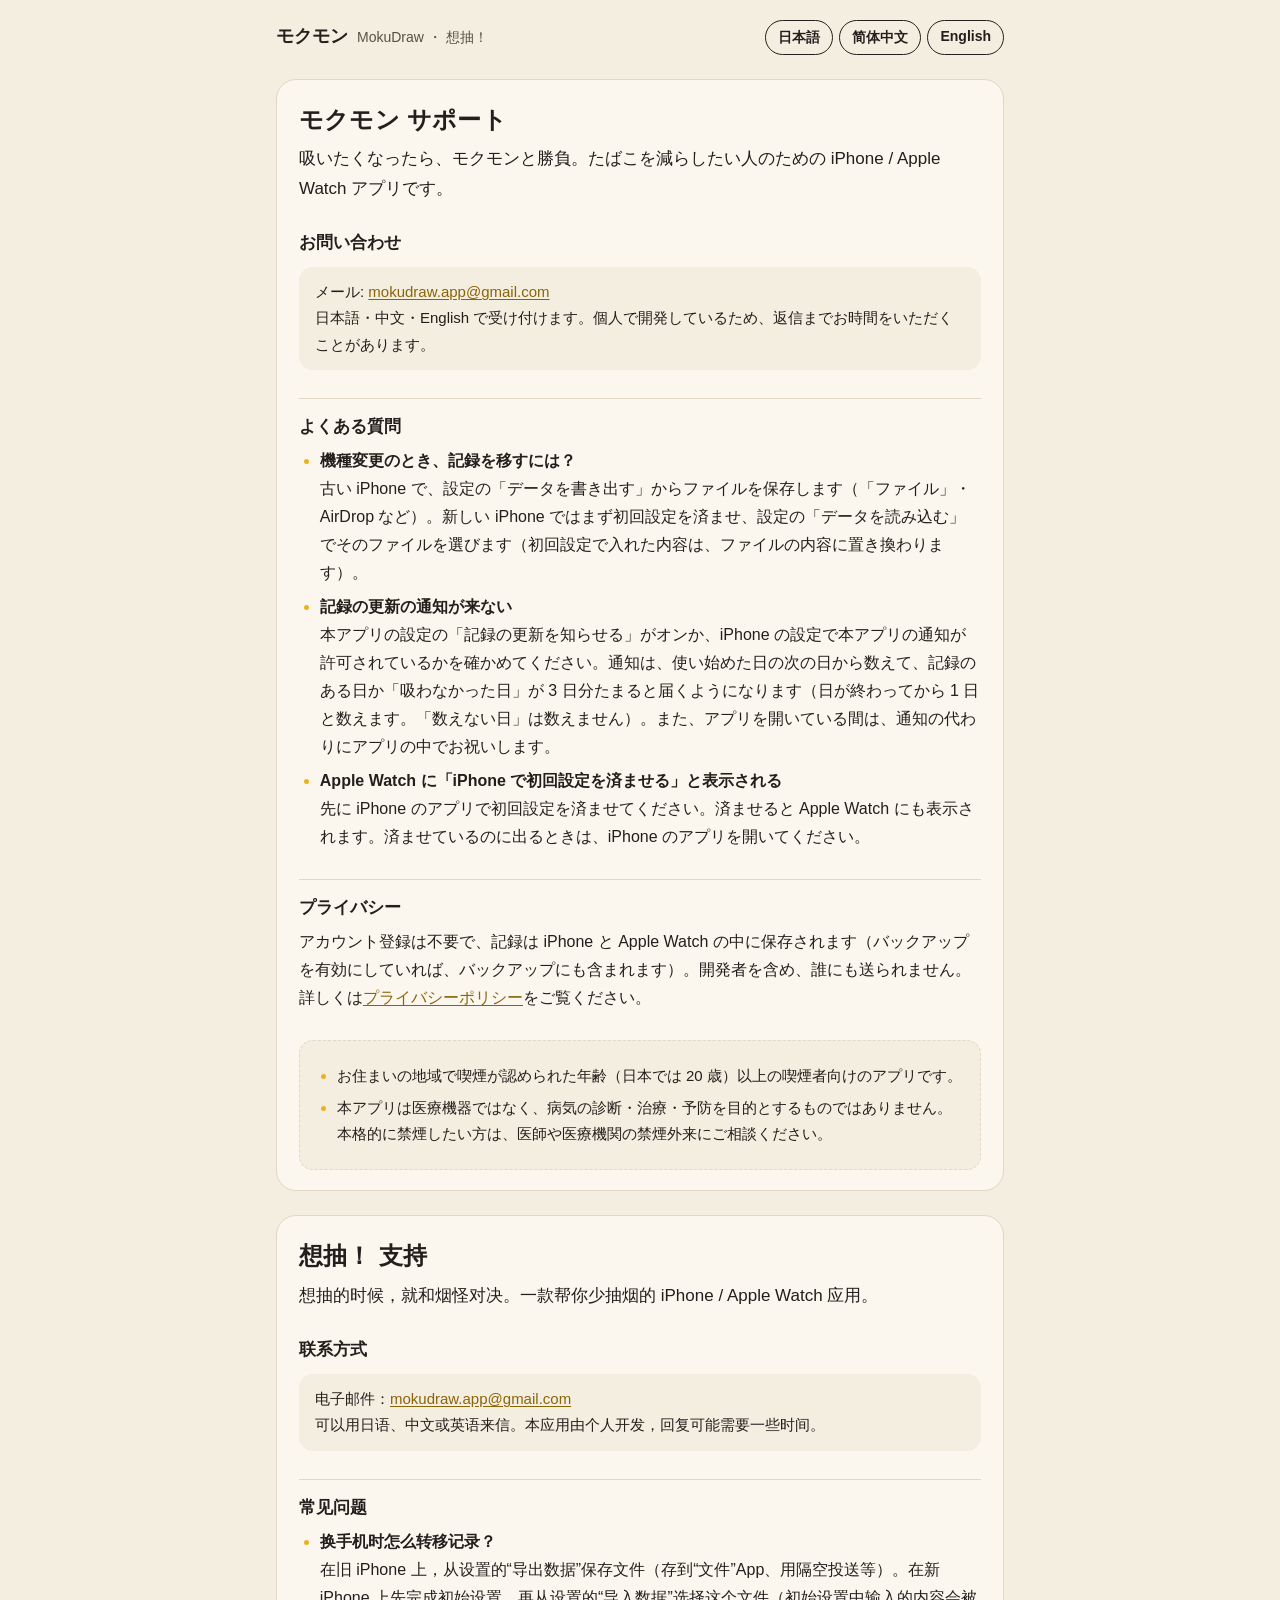
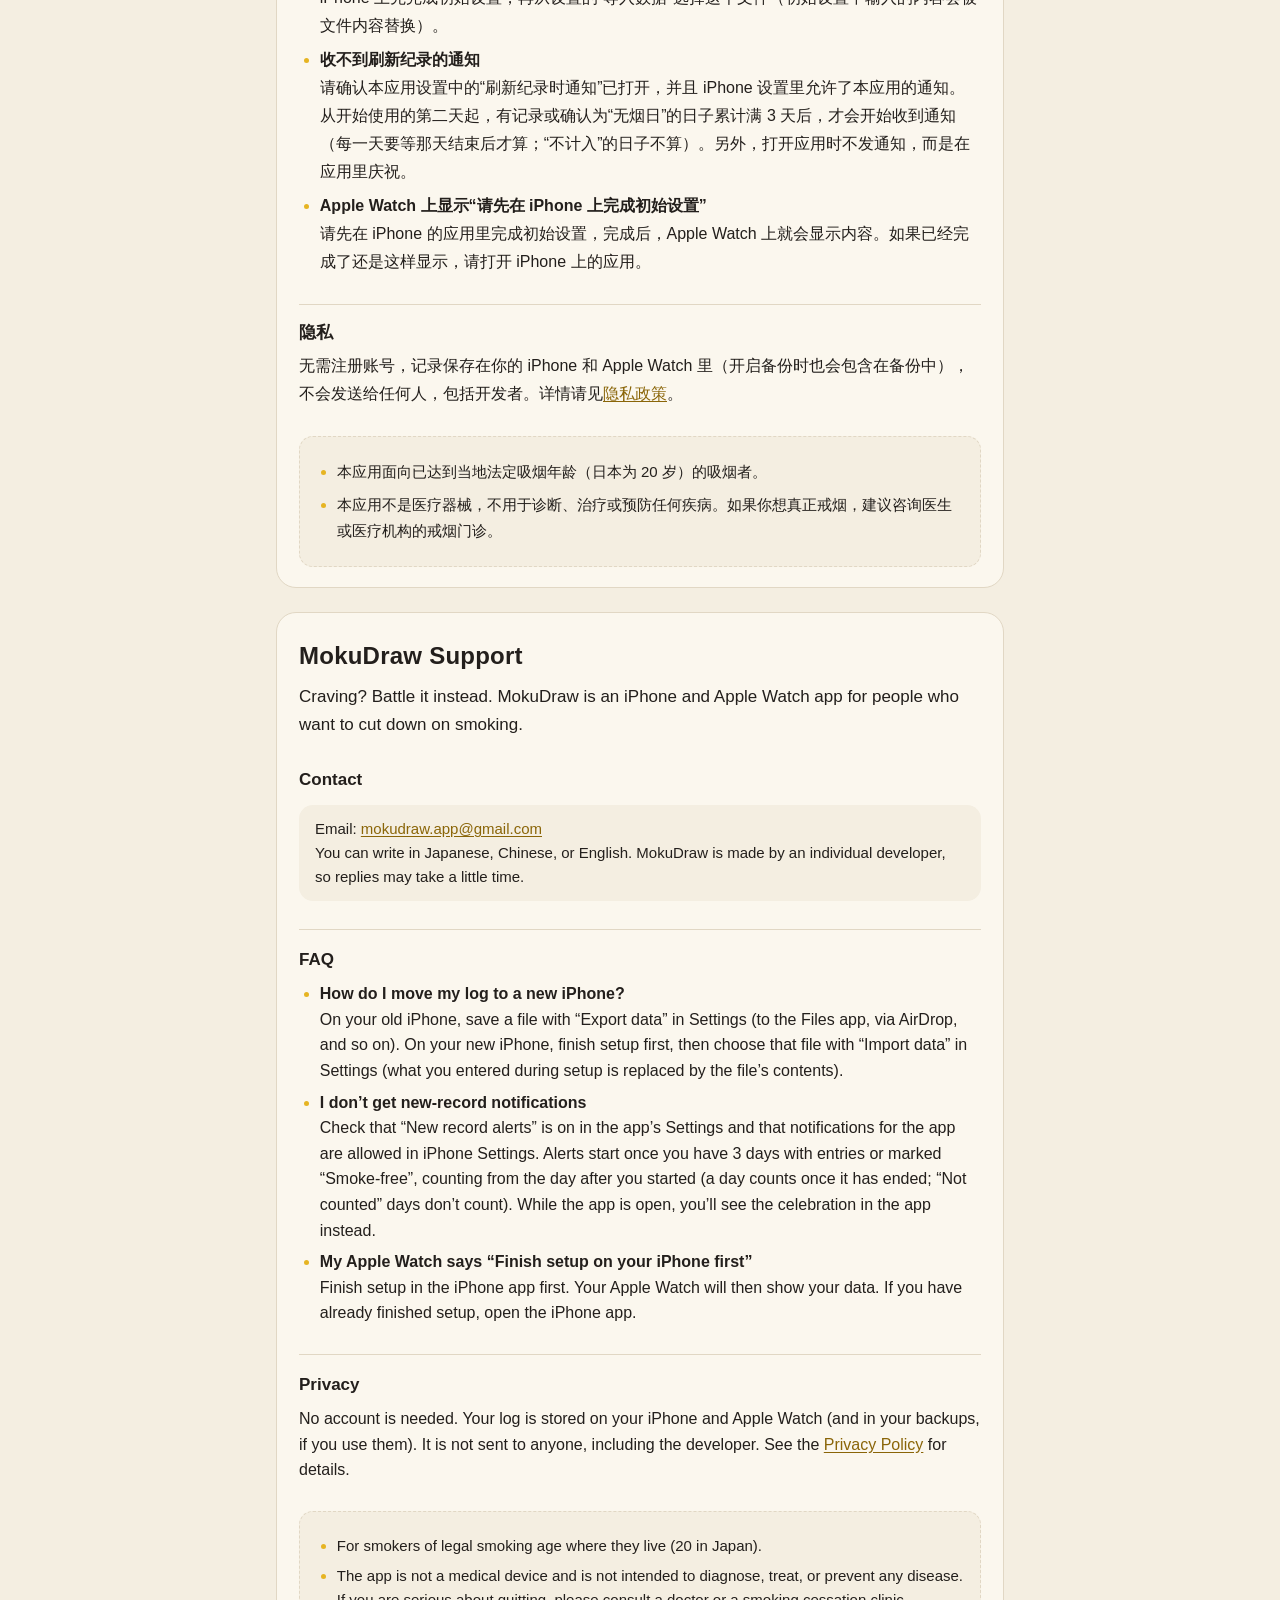
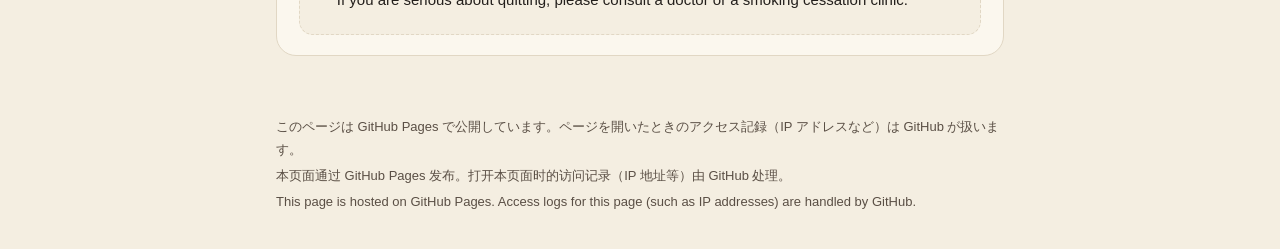
<file: mokudraw/index.html>
<!doctype html>
<html lang="ja">
<head>
<meta charset="utf-8">
<meta name="viewport" content="width=device-width, initial-scale=1">
<meta name="color-scheme" content="light dark">
<title>Support｜モクモン（MokuDraw）</title>
<meta name="description" content="モクモン（MokuDraw・想抽！）のサポート / 支持 / Support">
<link rel="stylesheet" href="style.css">
</head>
<body>
<header class="top">
  <p class="brand"><a href="./">モクモン <span>MokuDraw ・ 想抽！</span></a></p>
  <nav class="langs" aria-label="Language">
    <a href="#ja" lang="ja">日本語</a>
    <a href="#zh" lang="zh-Hans">简体中文</a>
    <a href="#en" lang="en">English</a>
  </nav>
</header>

<main>

<section id="ja" lang="ja">
<h1>モクモン サポート</h1>
<p class="lead">吸いたくなったら、モクモンと勝負。たばこを減らしたい人のための iPhone / Apple Watch アプリです。</p>

<h2>お問い合わせ</h2>
<div class="contact">メール: <a href="mailto:mokudraw.app@gmail.com">mokudraw.app@gmail.com</a><br>日本語・中文・English で受け付けます。個人で開発しているため、返信までお時間をいただくことがあります。</div>

<h2>よくある質問</h2>
<ul>
  <li><strong>機種変更のとき、記録を移すには？</strong><br>古い iPhone で、設定の「データを書き出す」からファイルを保存します（「ファイル」・AirDrop など）。新しい iPhone ではまず初回設定を済ませ、設定の「データを読み込む」でそのファイルを選びます（初回設定で入れた内容は、ファイルの内容に置き換わります）。</li>
  <li><strong>記録の更新の通知が来ない</strong><br>本アプリの設定の「記録の更新を知らせる」がオンか、iPhone の設定で本アプリの通知が許可されているかを確かめてください。通知は、使い始めた日の次の日から数えて、記録のある日か「吸わなかった日」が 3 日分たまると届くようになります（日が終わってから 1 日と数えます。「数えない日」は数えません）。また、アプリを開いている間は、通知の代わりにアプリの中でお祝いします。</li>
  <li><strong>Apple Watch に「iPhone で初回設定を済ませる」と表示される</strong><br>先に iPhone のアプリで初回設定を済ませてください。済ませると Apple Watch にも表示されます。済ませているのに出るときは、iPhone のアプリを開いてください。</li>
</ul>

<h2>プライバシー</h2>
<p>アカウント登録は不要で、記録は iPhone と Apple Watch の中に保存されます（バックアップを有効にしていれば、バックアップにも含まれます）。開発者を含め、誰にも送られません。詳しくは<a href="privacy.html#ja">プライバシーポリシー</a>をご覧ください。</p>

<aside class="note">
<ul>
  <li>お住まいの地域で喫煙が認められた年齢（日本では 20 歳）以上の喫煙者向けのアプリです。</li>
  <li>本アプリは医療機器ではなく、病気の診断・治療・予防を目的とするものではありません。本格的に禁煙したい方は、医師や医療機関の禁煙外来にご相談ください。</li>
</ul>
</aside>
</section>

<section id="zh" lang="zh-Hans">
<h1>想抽！ 支持</h1>
<p class="lead">想抽的时候，就和烟怪对决。一款帮你少抽烟的 iPhone / Apple Watch 应用。</p>

<h2>联系方式</h2>
<div class="contact">电子邮件：<a href="mailto:mokudraw.app@gmail.com">mokudraw.app@gmail.com</a><br>可以用日语、中文或英语来信。本应用由个人开发，回复可能需要一些时间。</div>

<h2>常见问题</h2>
<ul>
  <li><strong>换手机时怎么转移记录？</strong><br>在旧 iPhone 上，从设置的“导出数据”保存文件（存到“文件”App、用隔空投送等）。在新 iPhone 上先完成初始设置，再从设置的“导入数据”选择这个文件（初始设置中输入的内容会被文件内容替换）。</li>
  <li><strong>收不到刷新纪录的通知</strong><br>请确认本应用设置中的“刷新纪录时通知”已打开，并且 iPhone 设置里允许了本应用的通知。从开始使用的第二天起，有记录或确认为“无烟日”的日子累计满 3 天后，才会开始收到通知（每一天要等那天结束后才算；“不计入”的日子不算）。另外，打开应用时不发通知，而是在应用里庆祝。</li>
  <li><strong>Apple Watch 上显示“请先在 iPhone 上完成初始设置”</strong><br>请先在 iPhone 的应用里完成初始设置，完成后，Apple Watch 上就会显示内容。如果已经完成了还是这样显示，请打开 iPhone 上的应用。</li>
</ul>

<h2>隐私</h2>
<p>无需注册账号，记录保存在你的 iPhone 和 Apple Watch 里（开启备份时也会包含在备份中），不会发送给任何人，包括开发者。详情请见<a href="privacy.html#zh">隐私政策</a>。</p>

<aside class="note">
<ul>
  <li>本应用面向已达到当地法定吸烟年龄（日本为 20 岁）的吸烟者。</li>
  <li>本应用不是医疗器械，不用于诊断、治疗或预防任何疾病。如果你想真正戒烟，建议咨询医生或医疗机构的戒烟门诊。</li>
</ul>
</aside>
</section>

<section id="en" lang="en">
<h1>MokuDraw Support</h1>
<p class="lead">Craving? Battle it instead. MokuDraw is an iPhone and Apple Watch app for people who want to cut down on smoking.</p>

<h2>Contact</h2>
<div class="contact">Email: <a href="mailto:mokudraw.app@gmail.com">mokudraw.app@gmail.com</a><br>You can write in Japanese, Chinese, or English. MokuDraw is made by an individual developer, so replies may take a little time.</div>

<h2>FAQ</h2>
<ul>
  <li><strong>How do I move my log to a new iPhone?</strong><br>On your old iPhone, save a file with “Export data” in Settings (to the Files app, via AirDrop, and so on). On your new iPhone, finish setup first, then choose that file with “Import data” in Settings (what you entered during setup is replaced by the file’s contents).</li>
  <li><strong>I don’t get new-record notifications</strong><br>Check that “New record alerts” is on in the app’s Settings and that notifications for the app are allowed in iPhone Settings. Alerts start once you have 3 days with entries or marked “Smoke-free”, counting from the day after you started (a day counts once it has ended; “Not counted” days don’t count). While the app is open, you’ll see the celebration in the app instead.</li>
  <li><strong>My Apple Watch says “Finish setup on your iPhone first”</strong><br>Finish setup in the iPhone app first. Your Apple Watch will then show your data. If you have already finished setup, open the iPhone app.</li>
</ul>

<h2>Privacy</h2>
<p>No account is needed. Your log is stored on your iPhone and Apple Watch (and in your backups, if you use them). It is not sent to anyone, including the developer. See the <a href="privacy.html#en">Privacy Policy</a> for details.</p>

<aside class="note">
<ul>
  <li>For smokers of legal smoking age where they live (20 in Japan).</li>
  <li>The app is not a medical device and is not intended to diagnose, treat, or prevent any disease. If you are serious about quitting, please consult a doctor or a smoking cessation clinic.</li>
</ul>
</aside>
</section>

</main>

<footer class="foot">
  <p lang="ja">このページは GitHub Pages で公開しています。ページを開いたときのアクセス記録（IP アドレスなど）は GitHub が扱います。</p>
  <p lang="zh-Hans">本页面通过 GitHub Pages 发布。打开本页面时的访问记录（IP 地址等）由 GitHub 处理。</p>
  <p lang="en">This page is hosted on GitHub Pages. Access logs for this page (such as IP addresses) are handled by GitHub.</p>
</footer>
</body>
</html>
</file>
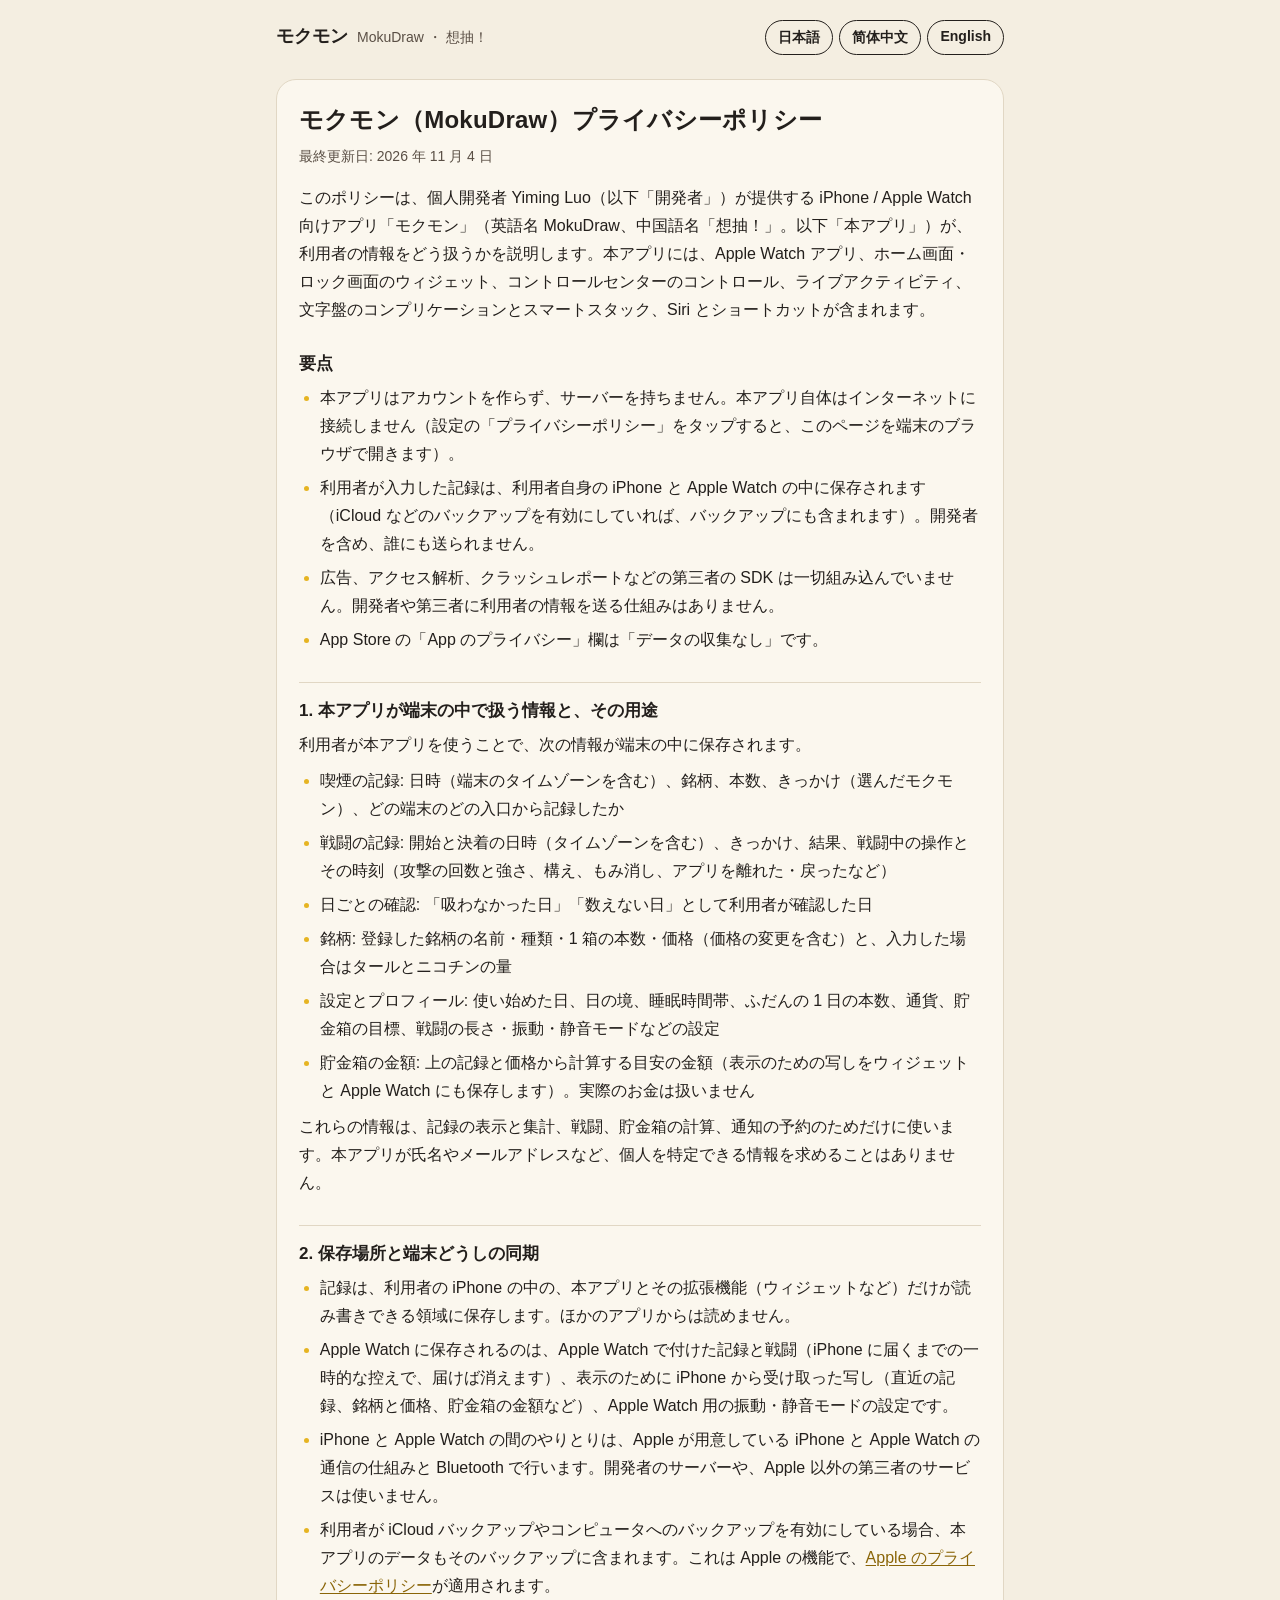
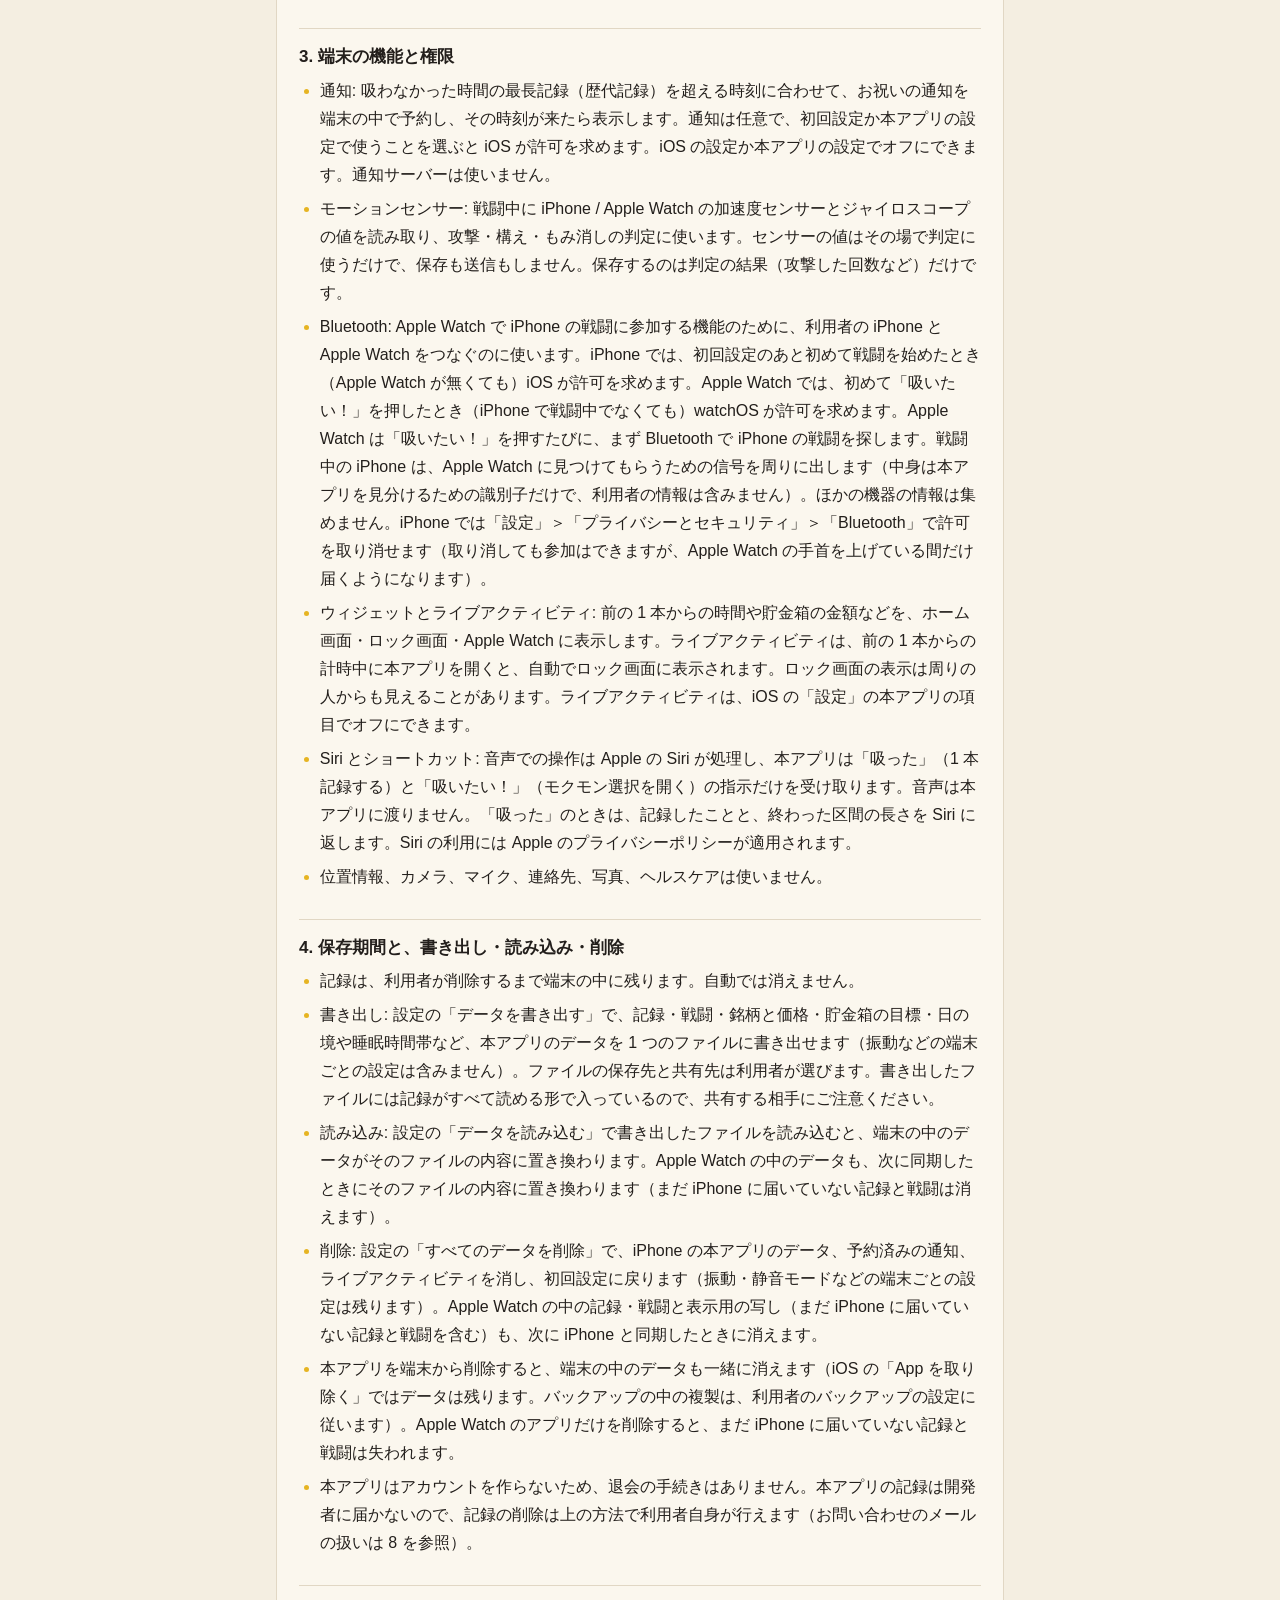
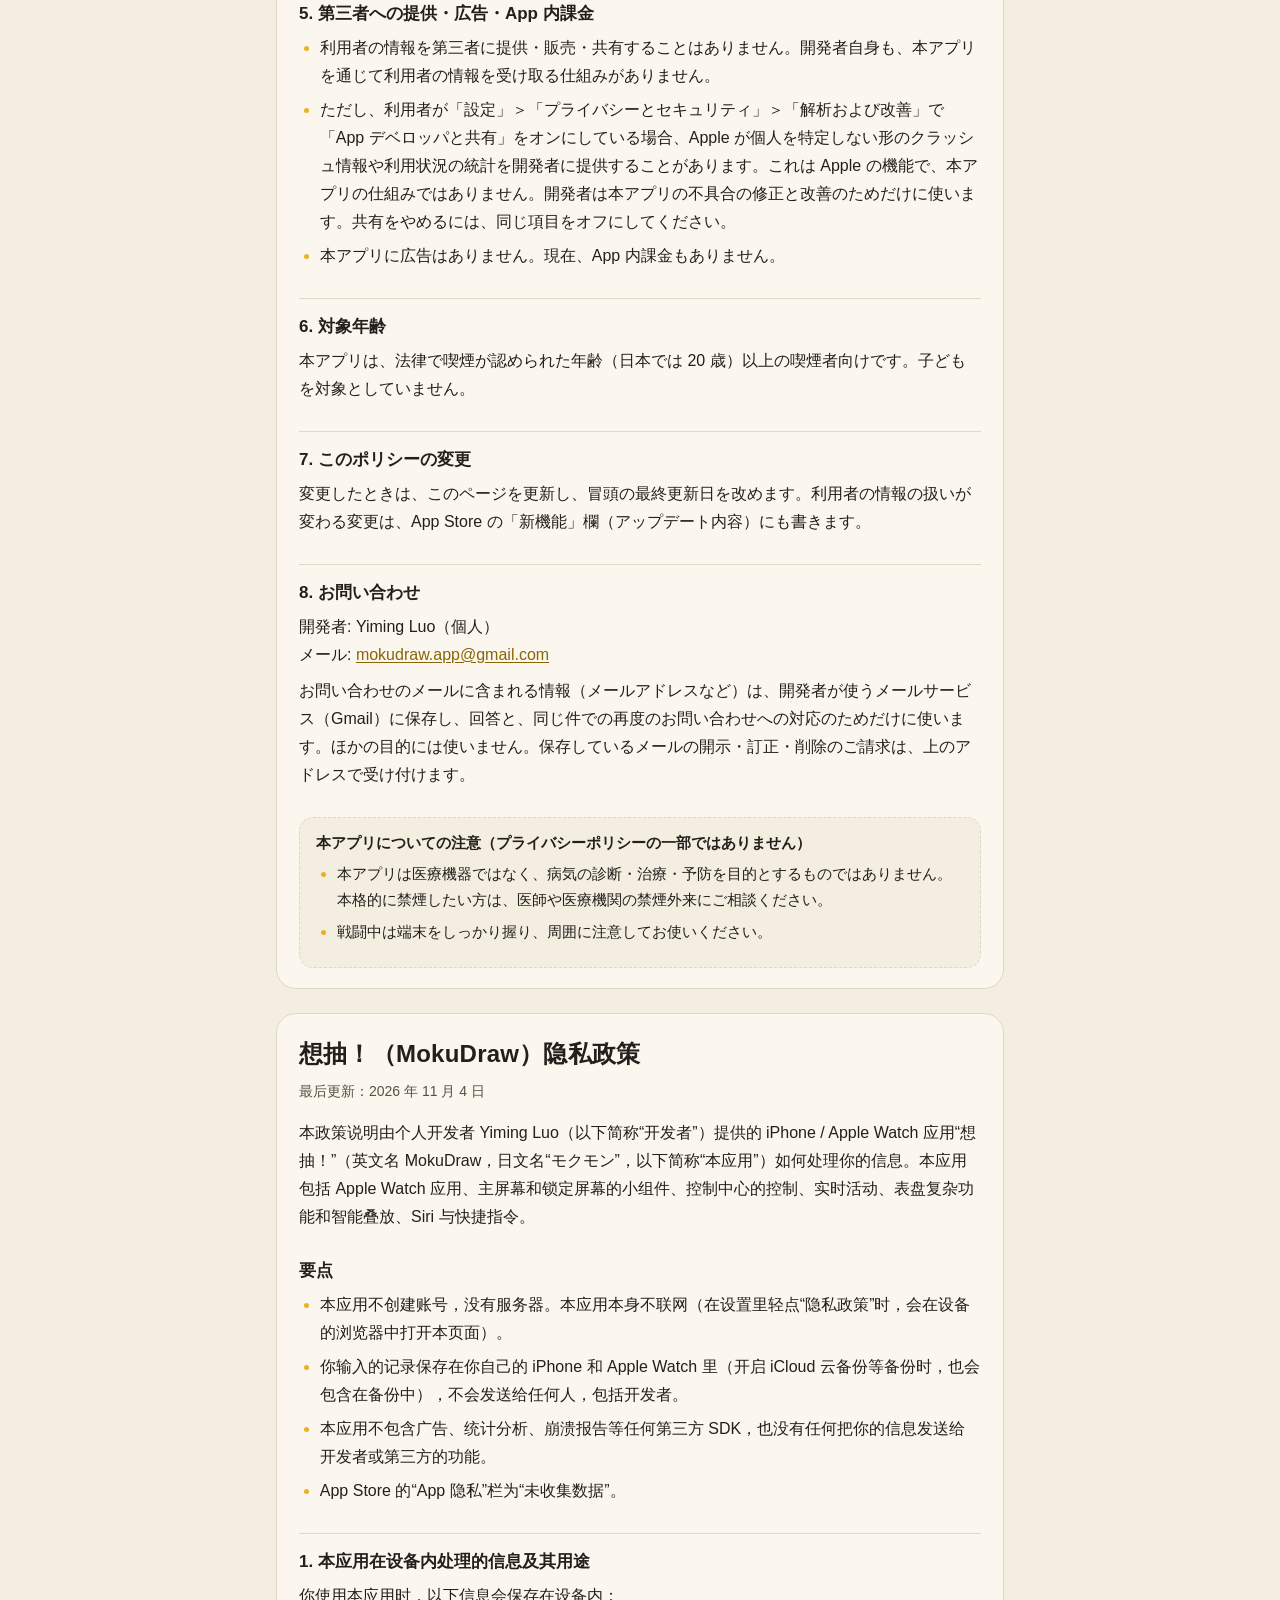
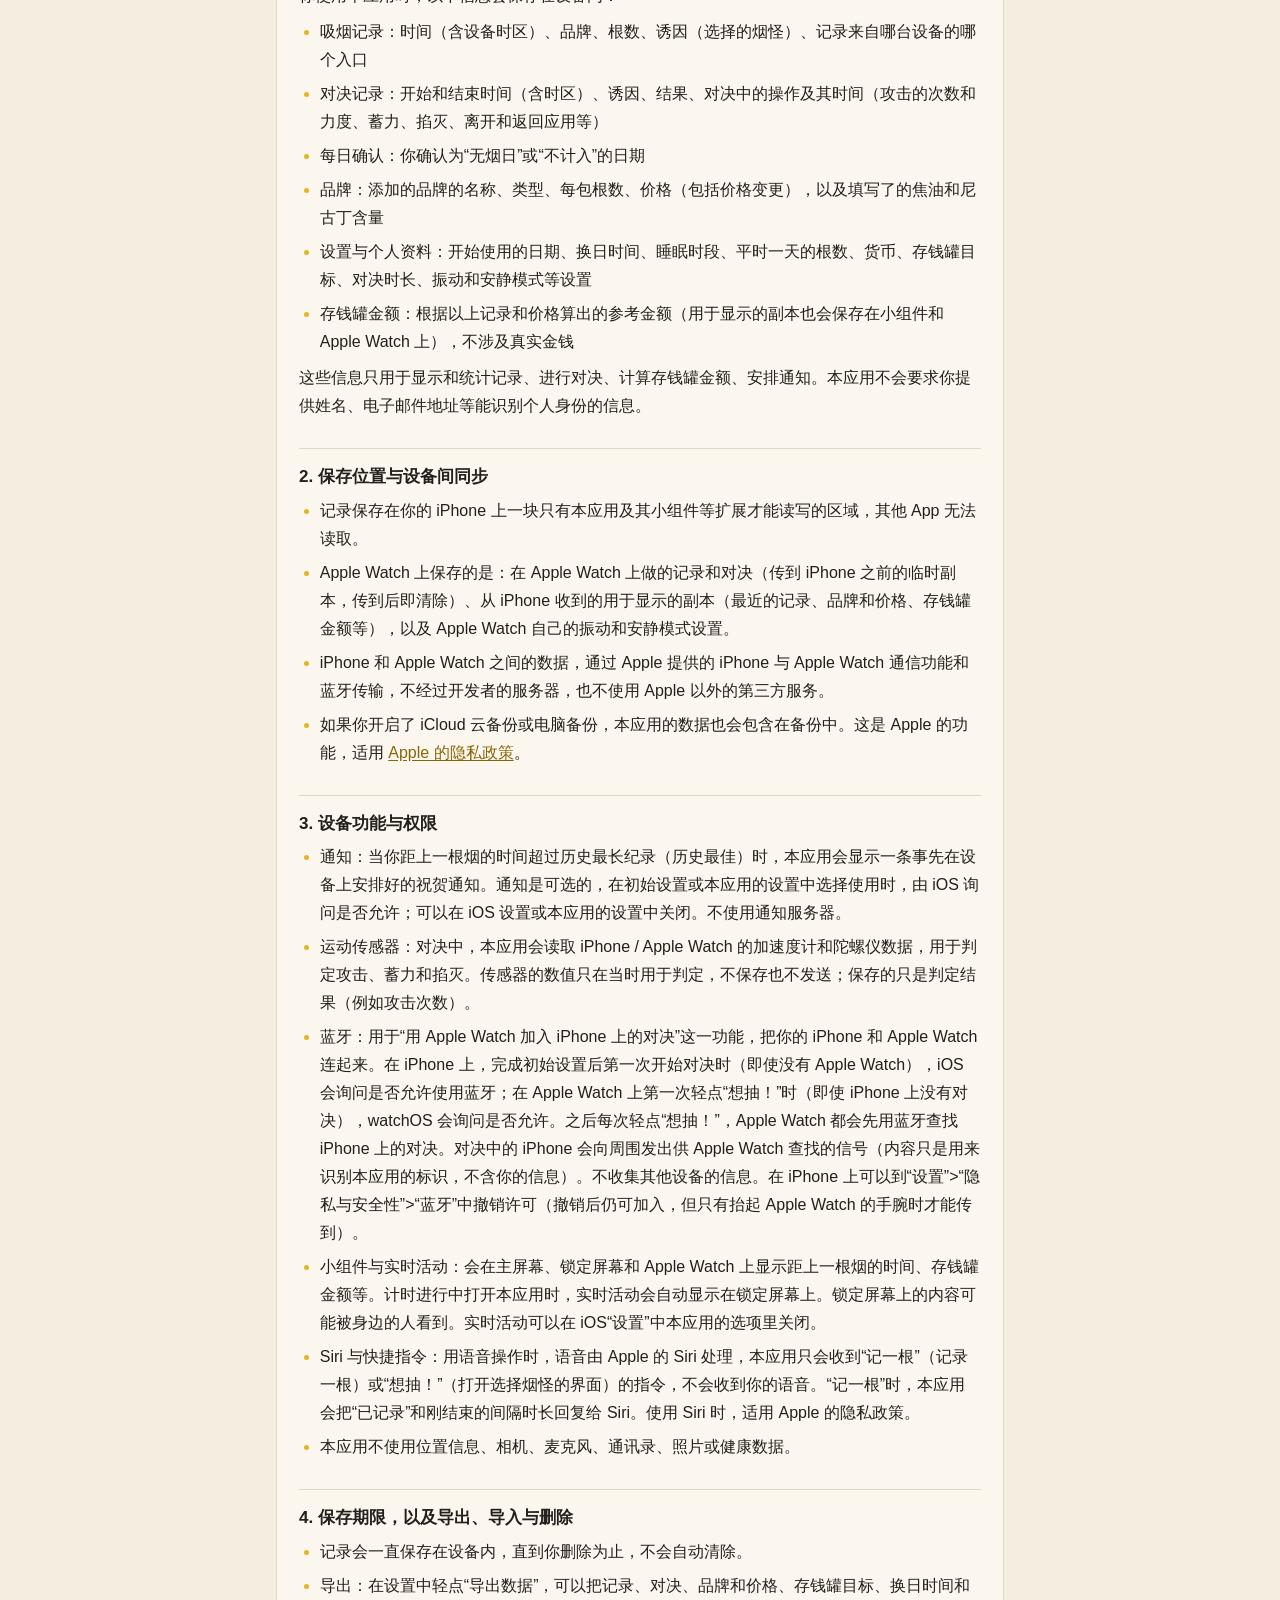
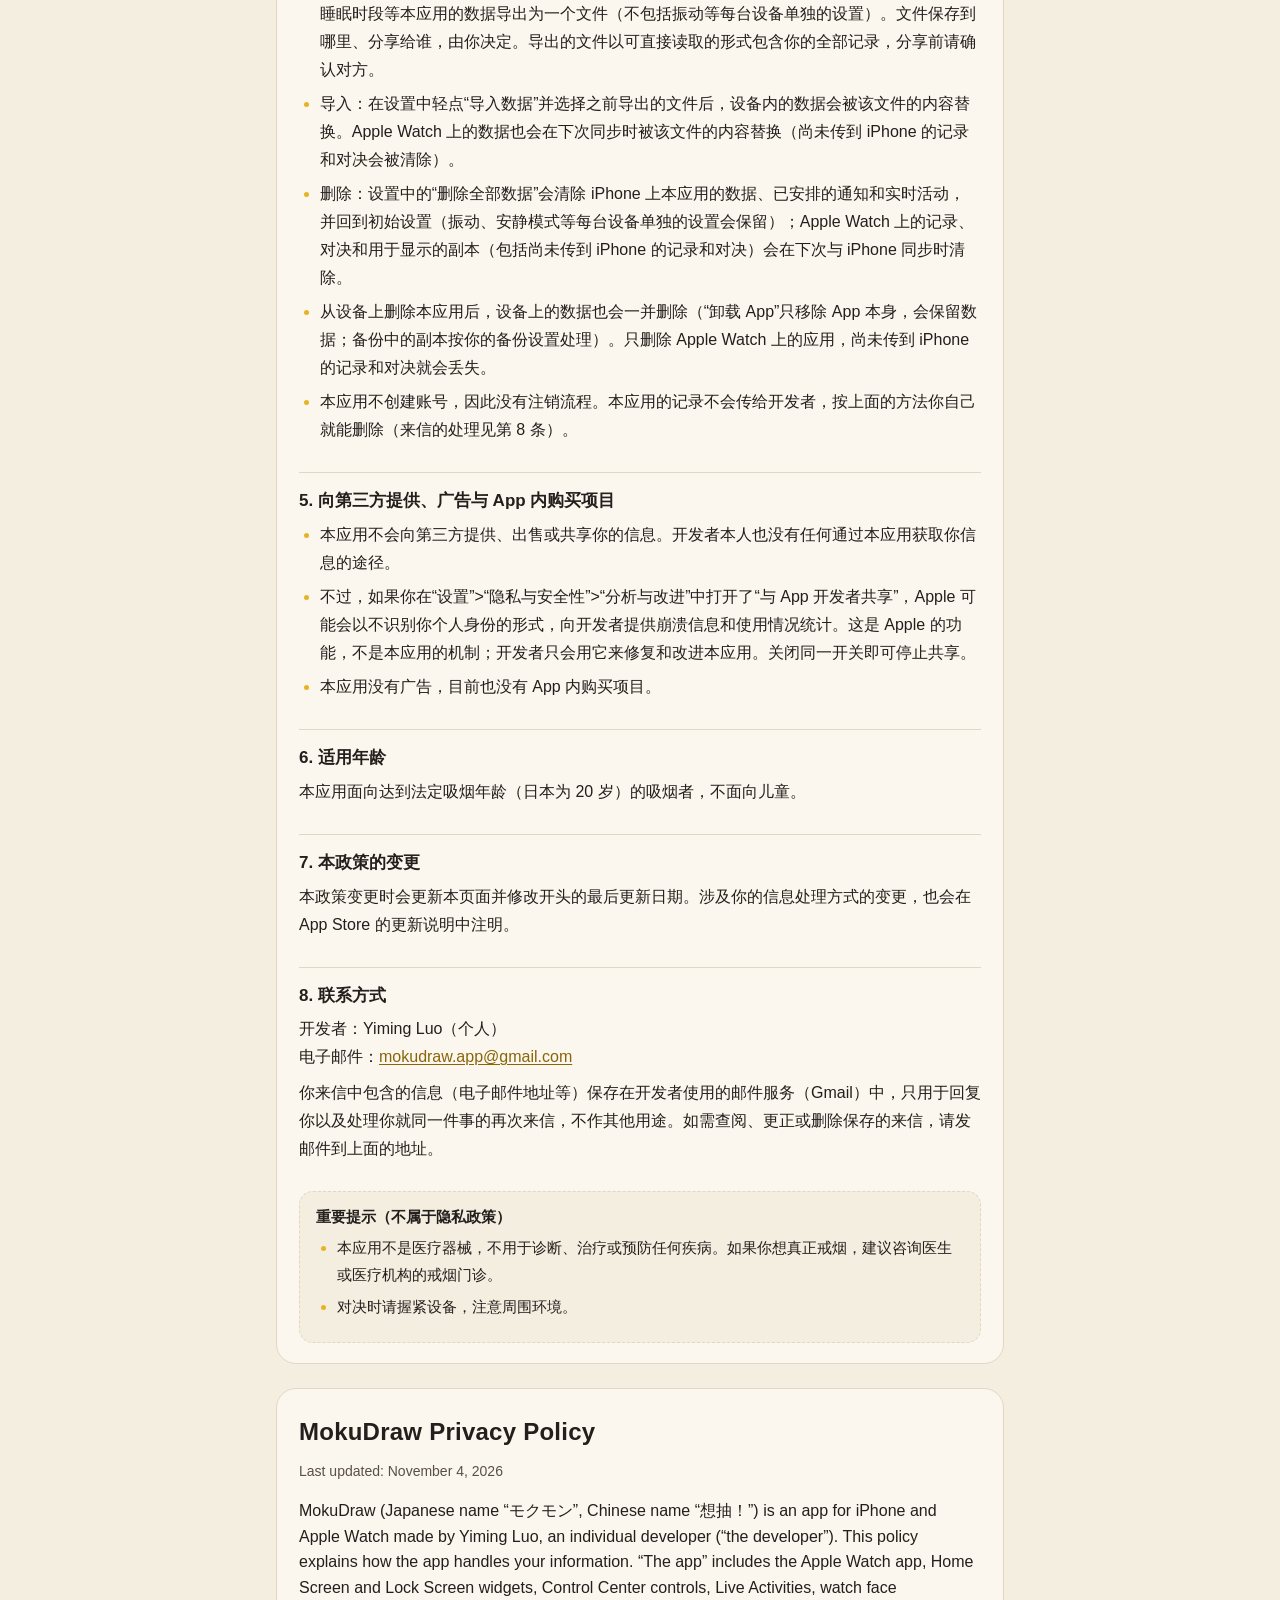
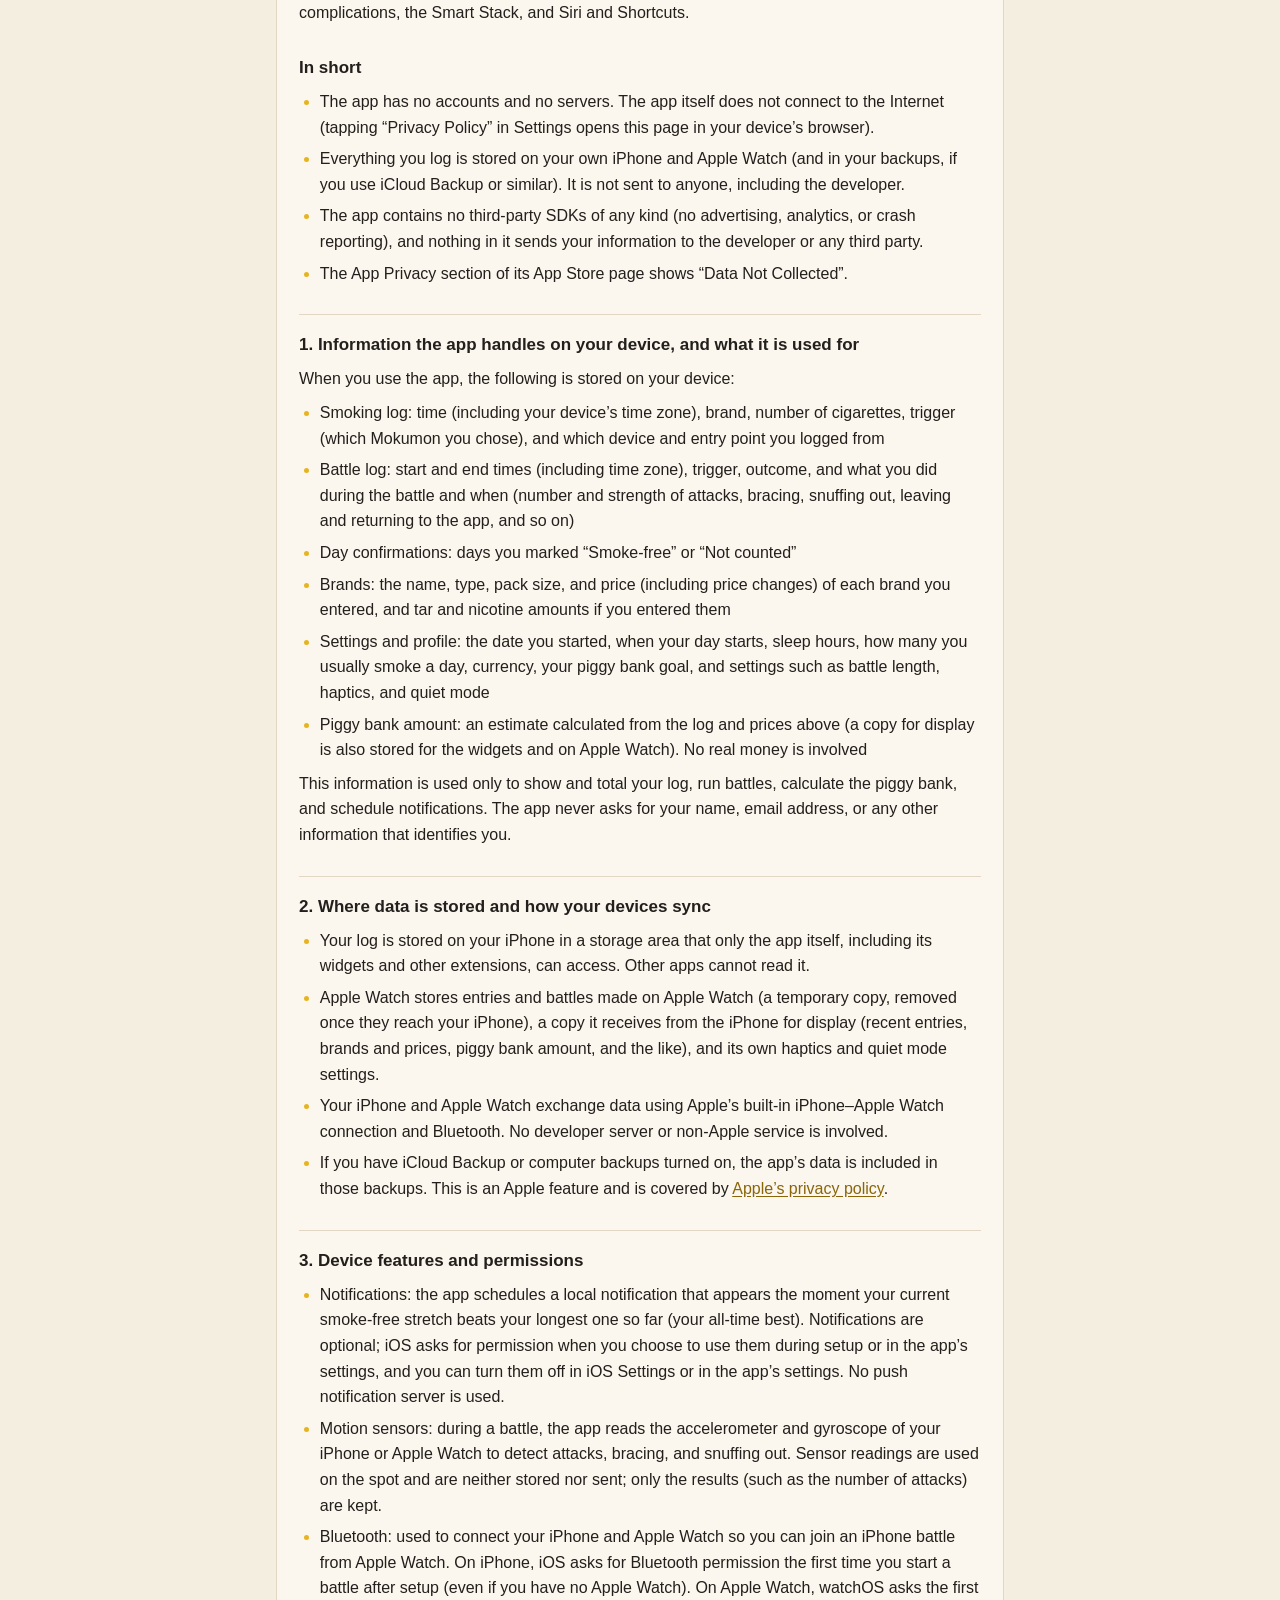
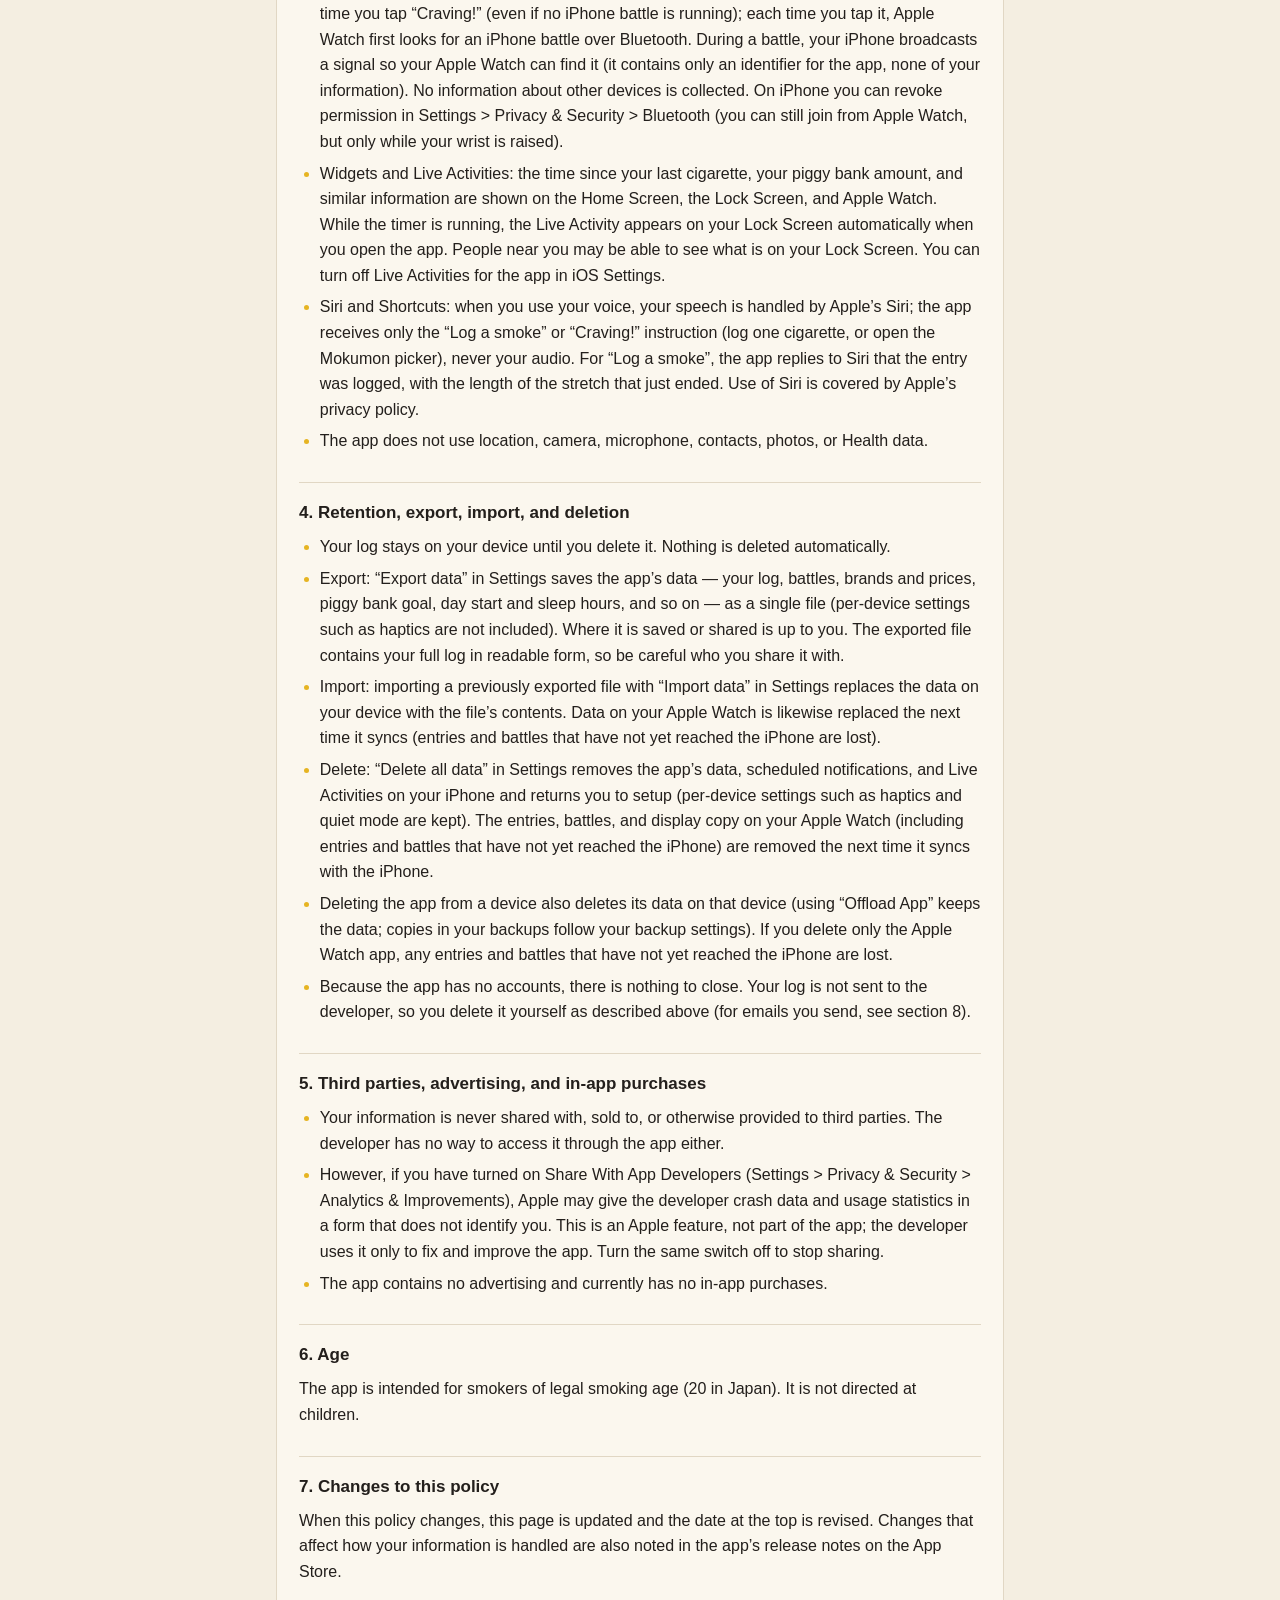
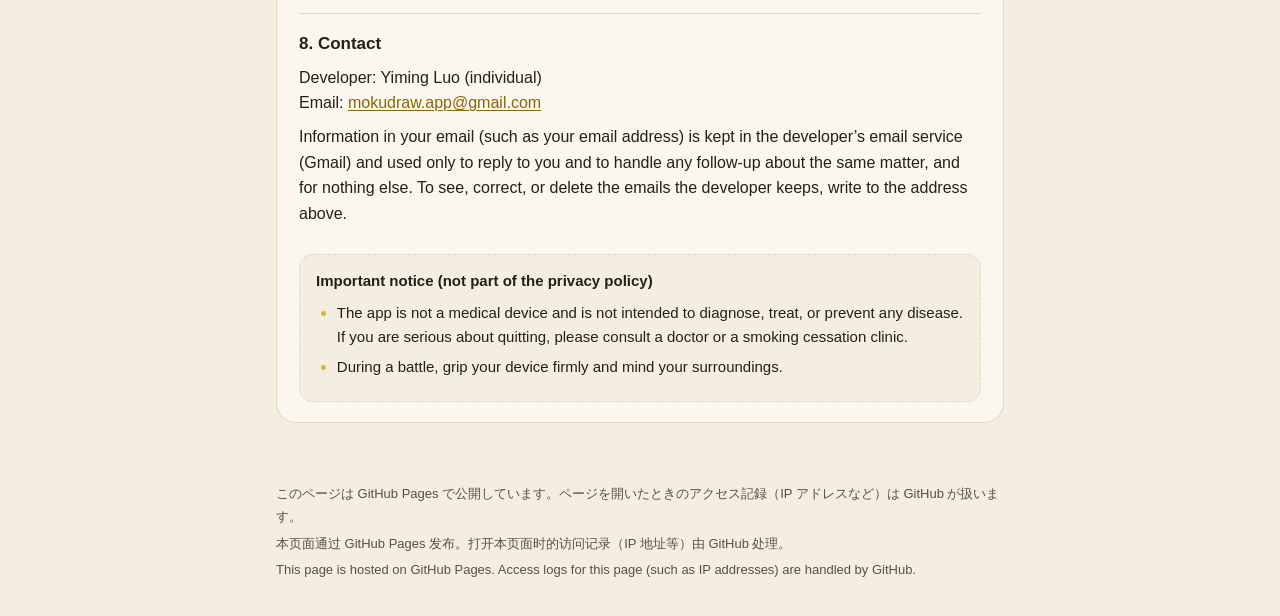
<file: mokudraw/privacy.html>
<!doctype html>
<html lang="ja">
<head>
<meta charset="utf-8">
<meta name="viewport" content="width=device-width, initial-scale=1">
<meta name="color-scheme" content="light dark">
<title>Privacy Policy｜モクモン（MokuDraw）</title>
<meta name="description" content="モクモン（MokuDraw・想抽！）のプライバシーポリシー / 隐私政策 / Privacy Policy">
<link rel="stylesheet" href="style.css">
</head>
<body>
<header class="top">
  <p class="brand"><a href="./">モクモン <span>MokuDraw ・ 想抽！</span></a></p>
  <nav class="langs" aria-label="Language">
    <a href="#ja" lang="ja">日本語</a>
    <a href="#zh" lang="zh-Hans">简体中文</a>
    <a href="#en" lang="en">English</a>
  </nav>
</header>

<main>

<section id="ja" lang="ja">
<h1>モクモン（MokuDraw）プライバシーポリシー</h1>
<p class="date">最終更新日: 2026 年 11 月 4 日</p>

<p>このポリシーは、個人開発者 Yiming Luo（以下「開発者」）が提供する iPhone / Apple Watch 向けアプリ「モクモン」（英語名 MokuDraw、中国語名「想抽！」。以下「本アプリ」）が、利用者の情報をどう扱うかを説明します。本アプリには、Apple Watch アプリ、ホーム画面・ロック画面のウィジェット、コントロールセンターのコントロール、ライブアクティビティ、文字盤のコンプリケーションとスマートスタック、Siri とショートカットが含まれます。</p>

<h2>要点</h2>
<ul>
  <li>本アプリはアカウントを作らず、サーバーを持ちません。本アプリ自体はインターネットに接続しません（設定の「プライバシーポリシー」をタップすると、このページを端末のブラウザで開きます）。</li>
  <li>利用者が入力した記録は、利用者自身の iPhone と Apple Watch の中に保存されます（iCloud などのバックアップを有効にしていれば、バックアップにも含まれます）。開発者を含め、誰にも送られません。</li>
  <li>広告、アクセス解析、クラッシュレポートなどの第三者の SDK は一切組み込んでいません。開発者や第三者に利用者の情報を送る仕組みはありません。</li>
  <li>App Store の「App のプライバシー」欄は「データの収集なし」です。</li>
</ul>

<h2>1. 本アプリが端末の中で扱う情報と、その用途</h2>
<p>利用者が本アプリを使うことで、次の情報が端末の中に保存されます。</p>
<ul>
  <li>喫煙の記録: 日時（端末のタイムゾーンを含む）、銘柄、本数、きっかけ（選んだモクモン）、どの端末のどの入口から記録したか</li>
  <li>戦闘の記録: 開始と決着の日時（タイムゾーンを含む）、きっかけ、結果、戦闘中の操作とその時刻（攻撃の回数と強さ、構え、もみ消し、アプリを離れた・戻ったなど）</li>
  <li>日ごとの確認: 「吸わなかった日」「数えない日」として利用者が確認した日</li>
  <li>銘柄: 登録した銘柄の名前・種類・1 箱の本数・価格（価格の変更を含む）と、入力した場合はタールとニコチンの量</li>
  <li>設定とプロフィール: 使い始めた日、日の境、睡眠時間帯、ふだんの 1 日の本数、通貨、貯金箱の目標、戦闘の長さ・振動・静音モードなどの設定</li>
  <li>貯金箱の金額: 上の記録と価格から計算する目安の金額（表示のための写しをウィジェットと Apple Watch にも保存します）。実際のお金は扱いません</li>
</ul>
<p>これらの情報は、記録の表示と集計、戦闘、貯金箱の計算、通知の予約のためだけに使います。本アプリが氏名やメールアドレスなど、個人を特定できる情報を求めることはありません。</p>

<h2>2. 保存場所と端末どうしの同期</h2>
<ul>
  <li>記録は、利用者の iPhone の中の、本アプリとその拡張機能（ウィジェットなど）だけが読み書きできる領域に保存します。ほかのアプリからは読めません。</li>
  <li>Apple Watch に保存されるのは、Apple Watch で付けた記録と戦闘（iPhone に届くまでの一時的な控えで、届けば消えます）、表示のために iPhone から受け取った写し（直近の記録、銘柄と価格、貯金箱の金額など）、Apple Watch 用の振動・静音モードの設定です。</li>
  <li>iPhone と Apple Watch の間のやりとりは、Apple が用意している iPhone と Apple Watch の通信の仕組みと Bluetooth で行います。開発者のサーバーや、Apple 以外の第三者のサービスは使いません。</li>
  <li>利用者が iCloud バックアップやコンピュータへのバックアップを有効にしている場合、本アプリのデータもそのバックアップに含まれます。これは Apple の機能で、<a href="https://www.apple.com/jp/legal/privacy/">Apple のプライバシーポリシー</a>が適用されます。</li>
</ul>

<h2>3. 端末の機能と権限</h2>
<ul>
  <li>通知: 吸わなかった時間の最長記録（歴代記録）を超える時刻に合わせて、お祝いの通知を端末の中で予約し、その時刻が来たら表示します。通知は任意で、初回設定か本アプリの設定で使うことを選ぶと iOS が許可を求めます。iOS の設定か本アプリの設定でオフにできます。通知サーバーは使いません。</li>
  <li>モーションセンサー: 戦闘中に iPhone / Apple Watch の加速度センサーとジャイロスコープの値を読み取り、攻撃・構え・もみ消しの判定に使います。センサーの値はその場で判定に使うだけで、保存も送信もしません。保存するのは判定の結果（攻撃した回数など）だけです。</li>
  <li>Bluetooth: Apple Watch で iPhone の戦闘に参加する機能のために、利用者の iPhone と Apple Watch をつなぐのに使います。iPhone では、初回設定のあと初めて戦闘を始めたとき（Apple Watch が無くても）iOS が許可を求めます。Apple Watch では、初めて「吸いたい！」を押したとき（iPhone で戦闘中でなくても）watchOS が許可を求めます。Apple Watch は「吸いたい！」を押すたびに、まず Bluetooth で iPhone の戦闘を探します。戦闘中の iPhone は、Apple Watch に見つけてもらうための信号を周りに出します（中身は本アプリを見分けるための識別子だけで、利用者の情報は含みません）。ほかの機器の情報は集めません。iPhone では「設定」＞「プライバシーとセキュリティ」＞「Bluetooth」で許可を取り消せます（取り消しても参加はできますが、Apple Watch の手首を上げている間だけ届くようになります）。</li>
  <li>ウィジェットとライブアクティビティ: 前の 1 本からの時間や貯金箱の金額などを、ホーム画面・ロック画面・Apple Watch に表示します。ライブアクティビティは、前の 1 本からの計時中に本アプリを開くと、自動でロック画面に表示されます。ロック画面の表示は周りの人からも見えることがあります。ライブアクティビティは、iOS の「設定」の本アプリの項目でオフにできます。</li>
  <li>Siri とショートカット: 音声での操作は Apple の Siri が処理し、本アプリは「吸った」（1 本記録する）と「吸いたい！」（モクモン選択を開く）の指示だけを受け取ります。音声は本アプリに渡りません。「吸った」のときは、記録したことと、終わった区間の長さを Siri に返します。Siri の利用には Apple のプライバシーポリシーが適用されます。</li>
  <li>位置情報、カメラ、マイク、連絡先、写真、ヘルスケアは使いません。</li>
</ul>

<h2>4. 保存期間と、書き出し・読み込み・削除</h2>
<ul>
  <li>記録は、利用者が削除するまで端末の中に残ります。自動では消えません。</li>
  <li>書き出し: 設定の「データを書き出す」で、記録・戦闘・銘柄と価格・貯金箱の目標・日の境や睡眠時間帯など、本アプリのデータを 1 つのファイルに書き出せます（振動などの端末ごとの設定は含みません）。ファイルの保存先と共有先は利用者が選びます。書き出したファイルには記録がすべて読める形で入っているので、共有する相手にご注意ください。</li>
  <li>読み込み: 設定の「データを読み込む」で書き出したファイルを読み込むと、端末の中のデータがそのファイルの内容に置き換わります。Apple Watch の中のデータも、次に同期したときにそのファイルの内容に置き換わります（まだ iPhone に届いていない記録と戦闘は消えます）。</li>
  <li>削除: 設定の「すべてのデータを削除」で、iPhone の本アプリのデータ、予約済みの通知、ライブアクティビティを消し、初回設定に戻ります（振動・静音モードなどの端末ごとの設定は残ります）。Apple Watch の中の記録・戦闘と表示用の写し（まだ iPhone に届いていない記録と戦闘を含む）も、次に iPhone と同期したときに消えます。</li>
  <li>本アプリを端末から削除すると、端末の中のデータも一緒に消えます（iOS の「App を取り除く」ではデータは残ります。バックアップの中の複製は、利用者のバックアップの設定に従います）。Apple Watch のアプリだけを削除すると、まだ iPhone に届いていない記録と戦闘は失われます。</li>
  <li>本アプリはアカウントを作らないため、退会の手続きはありません。本アプリの記録は開発者に届かないので、記録の削除は上の方法で利用者自身が行えます（お問い合わせのメールの扱いは 8 を参照）。</li>
</ul>

<h2>5. 第三者への提供・広告・App 内課金</h2>
<ul>
  <li>利用者の情報を第三者に提供・販売・共有することはありません。開発者自身も、本アプリを通じて利用者の情報を受け取る仕組みがありません。</li>
  <li>ただし、利用者が「設定」＞「プライバシーとセキュリティ」＞「解析および改善」で「App デベロッパと共有」をオンにしている場合、Apple が個人を特定しない形のクラッシュ情報や利用状況の統計を開発者に提供することがあります。これは Apple の機能で、本アプリの仕組みではありません。開発者は本アプリの不具合の修正と改善のためだけに使います。共有をやめるには、同じ項目をオフにしてください。</li>
  <li>本アプリに広告はありません。現在、App 内課金もありません。</li>
</ul>

<h2>6. 対象年齢</h2>
<p>本アプリは、法律で喫煙が認められた年齢（日本では 20 歳）以上の喫煙者向けです。子どもを対象としていません。</p>

<h2>7. このポリシーの変更</h2>
<p>変更したときは、このページを更新し、冒頭の最終更新日を改めます。利用者の情報の扱いが変わる変更は、App Store の「新機能」欄（アップデート内容）にも書きます。</p>

<h2>8. お問い合わせ</h2>
<p>開発者: Yiming Luo（個人）<br>メール: <a href="mailto:mokudraw.app@gmail.com">mokudraw.app@gmail.com</a></p>
<p>お問い合わせのメールに含まれる情報（メールアドレスなど）は、開発者が使うメールサービス（Gmail）に保存し、回答と、同じ件での再度のお問い合わせへの対応のためだけに使います。ほかの目的には使いません。保存しているメールの開示・訂正・削除のご請求は、上のアドレスで受け付けます。</p>

<aside class="note">
<h2>本アプリについての注意（プライバシーポリシーの一部ではありません）</h2>
<ul>
  <li>本アプリは医療機器ではなく、病気の診断・治療・予防を目的とするものではありません。本格的に禁煙したい方は、医師や医療機関の禁煙外来にご相談ください。</li>
  <li>戦闘中は端末をしっかり握り、周囲に注意してお使いください。</li>
</ul>
</aside>
</section>

<section id="zh" lang="zh-Hans">
<h1>想抽！（MokuDraw）隐私政策</h1>
<p class="date">最后更新：2026 年 11 月 4 日</p>

<p>本政策说明由个人开发者 Yiming Luo（以下简称“开发者”）提供的 iPhone / Apple Watch 应用“想抽！”（英文名 MokuDraw，日文名“モクモン”，以下简称“本应用”）如何处理你的信息。本应用包括 Apple Watch 应用、主屏幕和锁定屏幕的小组件、控制中心的控制、实时活动、表盘复杂功能和智能叠放、Siri 与快捷指令。</p>

<h2>要点</h2>
<ul>
  <li>本应用不创建账号，没有服务器。本应用本身不联网（在设置里轻点“隐私政策”时，会在设备的浏览器中打开本页面）。</li>
  <li>你输入的记录保存在你自己的 iPhone 和 Apple Watch 里（开启 iCloud 云备份等备份时，也会包含在备份中），不会发送给任何人，包括开发者。</li>
  <li>本应用不包含广告、统计分析、崩溃报告等任何第三方 SDK，也没有任何把你的信息发送给开发者或第三方的功能。</li>
  <li>App Store 的“App 隐私”栏为“未收集数据”。</li>
</ul>

<h2>1. 本应用在设备内处理的信息及其用途</h2>
<p>你使用本应用时，以下信息会保存在设备内：</p>
<ul>
  <li>吸烟记录：时间（含设备时区）、品牌、根数、诱因（选择的烟怪）、记录来自哪台设备的哪个入口</li>
  <li>对决记录：开始和结束时间（含时区）、诱因、结果、对决中的操作及其时间（攻击的次数和力度、蓄力、掐灭、离开和返回应用等）</li>
  <li>每日确认：你确认为“无烟日”或“不计入”的日期</li>
  <li>品牌：添加的品牌的名称、类型、每包根数、价格（包括价格变更），以及填写了的焦油和尼古丁含量</li>
  <li>设置与个人资料：开始使用的日期、换日时间、睡眠时段、平时一天的根数、货币、存钱罐目标、对决时长、振动和安静模式等设置</li>
  <li>存钱罐金额：根据以上记录和价格算出的参考金额（用于显示的副本也会保存在小组件和 Apple Watch 上），不涉及真实金钱</li>
</ul>
<p>这些信息只用于显示和统计记录、进行对决、计算存钱罐金额、安排通知。本应用不会要求你提供姓名、电子邮件地址等能识别个人身份的信息。</p>

<h2>2. 保存位置与设备间同步</h2>
<ul>
  <li>记录保存在你的 iPhone 上一块只有本应用及其小组件等扩展才能读写的区域，其他 App 无法读取。</li>
  <li>Apple Watch 上保存的是：在 Apple Watch 上做的记录和对决（传到 iPhone 之前的临时副本，传到后即清除）、从 iPhone 收到的用于显示的副本（最近的记录、品牌和价格、存钱罐金额等），以及 Apple Watch 自己的振动和安静模式设置。</li>
  <li>iPhone 和 Apple Watch 之间的数据，通过 Apple 提供的 iPhone 与 Apple Watch 通信功能和蓝牙传输，不经过开发者的服务器，也不使用 Apple 以外的第三方服务。</li>
  <li>如果你开启了 iCloud 云备份或电脑备份，本应用的数据也会包含在备份中。这是 Apple 的功能，适用 <a href="https://www.apple.com/legal/privacy/pdfs/apple-privacy-policy-szh.pdf">Apple 的隐私政策</a>。</li>
</ul>

<h2>3. 设备功能与权限</h2>
<ul>
  <li>通知：当你距上一根烟的时间超过历史最长纪录（历史最佳）时，本应用会显示一条事先在设备上安排好的祝贺通知。通知是可选的，在初始设置或本应用的设置中选择使用时，由 iOS 询问是否允许；可以在 iOS 设置或本应用的设置中关闭。不使用通知服务器。</li>
  <li>运动传感器：对决中，本应用会读取 iPhone / Apple Watch 的加速度计和陀螺仪数据，用于判定攻击、蓄力和掐灭。传感器的数值只在当时用于判定，不保存也不发送；保存的只是判定结果（例如攻击次数）。</li>
  <li>蓝牙：用于“用 Apple Watch 加入 iPhone 上的对决”这一功能，把你的 iPhone 和 Apple Watch 连起来。在 iPhone 上，完成初始设置后第一次开始对决时（即使没有 Apple Watch），iOS 会询问是否允许使用蓝牙；在 Apple Watch 上第一次轻点“想抽！”时（即使 iPhone 上没有对决），watchOS 会询问是否允许。之后每次轻点“想抽！”，Apple Watch 都会先用蓝牙查找 iPhone 上的对决。对决中的 iPhone 会向周围发出供 Apple Watch 查找的信号（内容只是用来识别本应用的标识，不含你的信息）。不收集其他设备的信息。在 iPhone 上可以到“设置”>“隐私与安全性”>“蓝牙”中撤销许可（撤销后仍可加入，但只有抬起 Apple Watch 的手腕时才能传到）。</li>
  <li>小组件与实时活动：会在主屏幕、锁定屏幕和 Apple Watch 上显示距上一根烟的时间、存钱罐金额等。计时进行中打开本应用时，实时活动会自动显示在锁定屏幕上。锁定屏幕上的内容可能被身边的人看到。实时活动可以在 iOS“设置”中本应用的选项里关闭。</li>
  <li>Siri 与快捷指令：用语音操作时，语音由 Apple 的 Siri 处理，本应用只会收到“记一根”（记录一根）或“想抽！”（打开选择烟怪的界面）的指令，不会收到你的语音。“记一根”时，本应用会把“已记录”和刚结束的间隔时长回复给 Siri。使用 Siri 时，适用 Apple 的隐私政策。</li>
  <li>本应用不使用位置信息、相机、麦克风、通讯录、照片或健康数据。</li>
</ul>

<h2>4. 保存期限，以及导出、导入与删除</h2>
<ul>
  <li>记录会一直保存在设备内，直到你删除为止，不会自动清除。</li>
  <li>导出：在设置中轻点“导出数据”，可以把记录、对决、品牌和价格、存钱罐目标、换日时间和睡眠时段等本应用的数据导出为一个文件（不包括振动等每台设备单独的设置）。文件保存到哪里、分享给谁，由你决定。导出的文件以可直接读取的形式包含你的全部记录，分享前请确认对方。</li>
  <li>导入：在设置中轻点“导入数据”并选择之前导出的文件后，设备内的数据会被该文件的内容替换。Apple Watch 上的数据也会在下次同步时被该文件的内容替换（尚未传到 iPhone 的记录和对决会被清除）。</li>
  <li>删除：设置中的“删除全部数据”会清除 iPhone 上本应用的数据、已安排的通知和实时活动，并回到初始设置（振动、安静模式等每台设备单独的设置会保留）；Apple Watch 上的记录、对决和用于显示的副本（包括尚未传到 iPhone 的记录和对决）会在下次与 iPhone 同步时清除。</li>
  <li>从设备上删除本应用后，设备上的数据也会一并删除（“卸载 App”只移除 App 本身，会保留数据；备份中的副本按你的备份设置处理）。只删除 Apple Watch 上的应用，尚未传到 iPhone 的记录和对决就会丢失。</li>
  <li>本应用不创建账号，因此没有注销流程。本应用的记录不会传给开发者，按上面的方法你自己就能删除（来信的处理见第 8 条）。</li>
</ul>

<h2>5. 向第三方提供、广告与 App 内购买项目</h2>
<ul>
  <li>本应用不会向第三方提供、出售或共享你的信息。开发者本人也没有任何通过本应用获取你信息的途径。</li>
  <li>不过，如果你在“设置”>“隐私与安全性”>“分析与改进”中打开了“与 App 开发者共享”，Apple 可能会以不识别你个人身份的形式，向开发者提供崩溃信息和使用情况统计。这是 Apple 的功能，不是本应用的机制；开发者只会用它来修复和改进本应用。关闭同一开关即可停止共享。</li>
  <li>本应用没有广告，目前也没有 App 内购买项目。</li>
</ul>

<h2>6. 适用年龄</h2>
<p>本应用面向达到法定吸烟年龄（日本为 20 岁）的吸烟者，不面向儿童。</p>

<h2>7. 本政策的变更</h2>
<p>本政策变更时会更新本页面并修改开头的最后更新日期。涉及你的信息处理方式的变更，也会在 App Store 的更新说明中注明。</p>

<h2>8. 联系方式</h2>
<p>开发者：Yiming Luo（个人）<br>电子邮件：<a href="mailto:mokudraw.app@gmail.com">mokudraw.app@gmail.com</a></p>
<p>你来信中包含的信息（电子邮件地址等）保存在开发者使用的邮件服务（Gmail）中，只用于回复你以及处理你就同一件事的再次来信，不作其他用途。如需查阅、更正或删除保存的来信，请发邮件到上面的地址。</p>

<aside class="note">
<h2>重要提示（不属于隐私政策）</h2>
<ul>
  <li>本应用不是医疗器械，不用于诊断、治疗或预防任何疾病。如果你想真正戒烟，建议咨询医生或医疗机构的戒烟门诊。</li>
  <li>对决时请握紧设备，注意周围环境。</li>
</ul>
</aside>
</section>

<section id="en" lang="en">
<h1>MokuDraw Privacy Policy</h1>
<p class="date">Last updated: November 4, 2026</p>

<p>MokuDraw (Japanese name “モクモン”, Chinese name “想抽！”) is an app for iPhone and Apple Watch made by Yiming Luo, an individual developer (“the developer”). This policy explains how the app handles your information. “The app” includes the Apple Watch app, Home Screen and Lock Screen widgets, Control Center controls, Live Activities, watch face complications, the Smart Stack, and Siri and Shortcuts.</p>

<h2>In short</h2>
<ul>
  <li>The app has no accounts and no servers. The app itself does not connect to the Internet (tapping “Privacy Policy” in Settings opens this page in your device’s browser).</li>
  <li>Everything you log is stored on your own iPhone and Apple Watch (and in your backups, if you use iCloud Backup or similar). It is not sent to anyone, including the developer.</li>
  <li>The app contains no third-party SDKs of any kind (no advertising, analytics, or crash reporting), and nothing in it sends your information to the developer or any third party.</li>
  <li>The App Privacy section of its App Store page shows “Data Not Collected”.</li>
</ul>

<h2>1. Information the app handles on your device, and what it is used for</h2>
<p>When you use the app, the following is stored on your device:</p>
<ul>
  <li>Smoking log: time (including your device’s time zone), brand, number of cigarettes, trigger (which Mokumon you chose), and which device and entry point you logged from</li>
  <li>Battle log: start and end times (including time zone), trigger, outcome, and what you did during the battle and when (number and strength of attacks, bracing, snuffing out, leaving and returning to the app, and so on)</li>
  <li>Day confirmations: days you marked “Smoke-free” or “Not counted”</li>
  <li>Brands: the name, type, pack size, and price (including price changes) of each brand you entered, and tar and nicotine amounts if you entered them</li>
  <li>Settings and profile: the date you started, when your day starts, sleep hours, how many you usually smoke a day, currency, your piggy bank goal, and settings such as battle length, haptics, and quiet mode</li>
  <li>Piggy bank amount: an estimate calculated from the log and prices above (a copy for display is also stored for the widgets and on Apple Watch). No real money is involved</li>
</ul>
<p>This information is used only to show and total your log, run battles, calculate the piggy bank, and schedule notifications. The app never asks for your name, email address, or any other information that identifies you.</p>

<h2>2. Where data is stored and how your devices sync</h2>
<ul>
  <li>Your log is stored on your iPhone in a storage area that only the app itself, including its widgets and other extensions, can access. Other apps cannot read it.</li>
  <li>Apple Watch stores entries and battles made on Apple Watch (a temporary copy, removed once they reach your iPhone), a copy it receives from the iPhone for display (recent entries, brands and prices, piggy bank amount, and the like), and its own haptics and quiet mode settings.</li>
  <li>Your iPhone and Apple Watch exchange data using Apple’s built-in iPhone–Apple Watch connection and Bluetooth. No developer server or non-Apple service is involved.</li>
  <li>If you have iCloud Backup or computer backups turned on, the app’s data is included in those backups. This is an Apple feature and is covered by <a href="https://www.apple.com/legal/privacy/">Apple’s privacy policy</a>.</li>
</ul>

<h2>3. Device features and permissions</h2>
<ul>
  <li>Notifications: the app schedules a local notification that appears the moment your current smoke-free stretch beats your longest one so far (your all-time best). Notifications are optional; iOS asks for permission when you choose to use them during setup or in the app’s settings, and you can turn them off in iOS Settings or in the app’s settings. No push notification server is used.</li>
  <li>Motion sensors: during a battle, the app reads the accelerometer and gyroscope of your iPhone or Apple Watch to detect attacks, bracing, and snuffing out. Sensor readings are used on the spot and are neither stored nor sent; only the results (such as the number of attacks) are kept.</li>
  <li>Bluetooth: used to connect your iPhone and Apple Watch so you can join an iPhone battle from Apple Watch. On iPhone, iOS asks for Bluetooth permission the first time you start a battle after setup (even if you have no Apple Watch). On Apple Watch, watchOS asks the first time you tap “Craving!” (even if no iPhone battle is running); each time you tap it, Apple Watch first looks for an iPhone battle over Bluetooth. During a battle, your iPhone broadcasts a signal so your Apple Watch can find it (it contains only an identifier for the app, none of your information). No information about other devices is collected. On iPhone you can revoke permission in Settings &gt; Privacy &amp; Security &gt; Bluetooth (you can still join from Apple Watch, but only while your wrist is raised).</li>
  <li>Widgets and Live Activities: the time since your last cigarette, your piggy bank amount, and similar information are shown on the Home Screen, the Lock Screen, and Apple Watch. While the timer is running, the Live Activity appears on your Lock Screen automatically when you open the app. People near you may be able to see what is on your Lock Screen. You can turn off Live Activities for the app in iOS Settings.</li>
  <li>Siri and Shortcuts: when you use your voice, your speech is handled by Apple’s Siri; the app receives only the “Log a smoke” or “Craving!” instruction (log one cigarette, or open the Mokumon picker), never your audio. For “Log a smoke”, the app replies to Siri that the entry was logged, with the length of the stretch that just ended. Use of Siri is covered by Apple’s privacy policy.</li>
  <li>The app does not use location, camera, microphone, contacts, photos, or Health data.</li>
</ul>

<h2>4. Retention, export, import, and deletion</h2>
<ul>
  <li>Your log stays on your device until you delete it. Nothing is deleted automatically.</li>
  <li>Export: “Export data” in Settings saves the app’s data — your log, battles, brands and prices, piggy bank goal, day start and sleep hours, and so on — as a single file (per-device settings such as haptics are not included). Where it is saved or shared is up to you. The exported file contains your full log in readable form, so be careful who you share it with.</li>
  <li>Import: importing a previously exported file with “Import data” in Settings replaces the data on your device with the file’s contents. Data on your Apple Watch is likewise replaced the next time it syncs (entries and battles that have not yet reached the iPhone are lost).</li>
  <li>Delete: “Delete all data” in Settings removes the app’s data, scheduled notifications, and Live Activities on your iPhone and returns you to setup (per-device settings such as haptics and quiet mode are kept). The entries, battles, and display copy on your Apple Watch (including entries and battles that have not yet reached the iPhone) are removed the next time it syncs with the iPhone.</li>
  <li>Deleting the app from a device also deletes its data on that device (using “Offload App” keeps the data; copies in your backups follow your backup settings). If you delete only the Apple Watch app, any entries and battles that have not yet reached the iPhone are lost.</li>
  <li>Because the app has no accounts, there is nothing to close. Your log is not sent to the developer, so you delete it yourself as described above (for emails you send, see section 8).</li>
</ul>

<h2>5. Third parties, advertising, and in-app purchases</h2>
<ul>
  <li>Your information is never shared with, sold to, or otherwise provided to third parties. The developer has no way to access it through the app either.</li>
  <li>However, if you have turned on Share With App Developers (Settings &gt; Privacy &amp; Security &gt; Analytics &amp; Improvements), Apple may give the developer crash data and usage statistics in a form that does not identify you. This is an Apple feature, not part of the app; the developer uses it only to fix and improve the app. Turn the same switch off to stop sharing.</li>
  <li>The app contains no advertising and currently has no in-app purchases.</li>
</ul>

<h2>6. Age</h2>
<p>The app is intended for smokers of legal smoking age (20 in Japan). It is not directed at children.</p>

<h2>7. Changes to this policy</h2>
<p>When this policy changes, this page is updated and the date at the top is revised. Changes that affect how your information is handled are also noted in the app’s release notes on the App Store.</p>

<h2>8. Contact</h2>
<p>Developer: Yiming Luo (individual)<br>Email: <a href="mailto:mokudraw.app@gmail.com">mokudraw.app@gmail.com</a></p>
<p>Information in your email (such as your email address) is kept in the developer’s email service (Gmail) and used only to reply to you and to handle any follow-up about the same matter, and for nothing else. To see, correct, or delete the emails the developer keeps, write to the address above.</p>

<aside class="note">
<h2>Important notice (not part of the privacy policy)</h2>
<ul>
  <li>The app is not a medical device and is not intended to diagnose, treat, or prevent any disease. If you are serious about quitting, please consult a doctor or a smoking cessation clinic.</li>
  <li>During a battle, grip your device firmly and mind your surroundings.</li>
</ul>
</aside>
</section>

</main>

<footer class="foot">
  <p lang="ja">このページは GitHub Pages で公開しています。ページを開いたときのアクセス記録（IP アドレスなど）は GitHub が扱います。</p>
  <p lang="zh-Hans">本页面通过 GitHub Pages 发布。打开本页面时的访问记录（IP 地址等）由 GitHub 处理。</p>
  <p lang="en">This page is hosted on GitHub Pages. Access logs for this page (such as IP addresses) are handled by GitHub.</p>
</footer>
</body>
</html>
</file>
<file: mokudraw/style.css>
/* モクモン（MokuDraw）サポート・プライバシーポリシー。外部のフォントやスクリプトは読み込まない（閲覧者の情報を第三者に渡さないため） */
:root {
  color-scheme: light dark;
  --paper: #F4EEE1;
  --card: #FBF7EE;
  --ink: #231F1C;
  --ink-soft: #5A4F45;
  --line: #E1D7C4;
  --gold-dark: #8A6508;
  --gold: #E6B422;
}
@media (prefers-color-scheme: dark) {
  :root {
    --paper: #1C1916;
    --card: #26221E;
    --ink: #F1EADC;
    --ink-soft: #BFB3A3;
    --line: #3A342D;
    --gold-dark: #E6B422;
    --gold: #E6B422;
  }
}

* { box-sizing: border-box; }

html { -webkit-text-size-adjust: 100%; }

body {
  margin: 0;
  background: var(--paper);
  color: var(--ink);
  font-family: -apple-system, BlinkMacSystemFont, "Hiragino Sans", "Hiragino Kaku Gothic ProN", "PingFang SC", "Segoe UI", "Noto Sans CJK JP", sans-serif;
  font-size: 16px;
  line-height: 1.75;
}
:lang(zh-Hans) { font-family: -apple-system, BlinkMacSystemFont, "PingFang SC", "Hiragino Sans GB", "Microsoft YaHei", "Noto Sans CJK SC", sans-serif; }
:lang(en) { line-height: 1.6; }

a { color: var(--gold-dark); text-underline-offset: 2px; }
a:hover { text-decoration-thickness: 2px; }

.top {
  max-width: 760px;
  margin: 0 auto;
  padding: 20px 16px 8px;
  display: flex;
  flex-wrap: wrap;
  align-items: baseline;
  justify-content: space-between;
  gap: 8px 16px;
}
.brand { margin: 0; font-weight: 700; font-size: 18px; }
.brand a { color: var(--ink); text-decoration: none; }
.brand span { color: var(--ink-soft); font-weight: 500; font-size: 14px; margin-left: 4px; }

.langs { display: flex; gap: 6px; flex-wrap: wrap; }
.langs a {
  display: inline-block;
  padding: 4px 12px;
  border: 1.5px solid var(--ink);
  border-radius: 999px;
  color: var(--ink);
  text-decoration: none;
  font-size: 14px;
  font-weight: 600;
}
.langs a:hover { background: var(--ink); color: var(--paper); }

main { max-width: 760px; margin: 0 auto; padding: 0 16px 32px; }

section {
  background: var(--card);
  border: 1px solid var(--line);
  border-radius: 20px;
  padding: 24px 22px 20px;
  margin: 16px 0 24px;
  scroll-margin-top: 16px;
}

h1 { font-size: 24px; line-height: 1.35; margin: 0 0 4px; letter-spacing: 0.01em; }
h2 { font-size: 17px; line-height: 1.4; margin: 28px 0 8px; padding-top: 16px; border-top: 1px solid var(--line); }
section > h2:first-of-type { border-top: 0; padding-top: 0; }
p { margin: 8px 0; }
ul { margin: 8px 0; padding-left: 1.3em; }
li { margin: 6px 0; }
li::marker { color: var(--gold); }

.date { color: var(--ink-soft); font-size: 14px; margin-bottom: 16px; }
.lead { font-size: 17px; }

.note {
  margin-top: 28px;
  padding: 14px 16px;
  border-radius: 14px;
  background: var(--paper);
  border: 1px dashed var(--line);
}
.note h2 { margin-top: 0; padding-top: 0; border-top: 0; font-size: 15px; }
.note li { font-size: 15px; }

.contact {
  margin: 12px 0;
  padding: 12px 16px;
  border-radius: 14px;
  background: var(--paper);
  font-size: 15px;
}
a[href^="mailto:"] { overflow-wrap: anywhere; word-break: break-all; }

.foot {
  max-width: 760px;
  margin: 0 auto;
  padding: 0 16px 32px;
  color: var(--ink-soft);
  font-size: 13px;
}
.foot p { margin: 4px 0; }

@media (max-width: 480px) {
  section { padding: 20px 16px 16px; border-radius: 16px; }
  h1 { font-size: 21px; }
}
</file>
